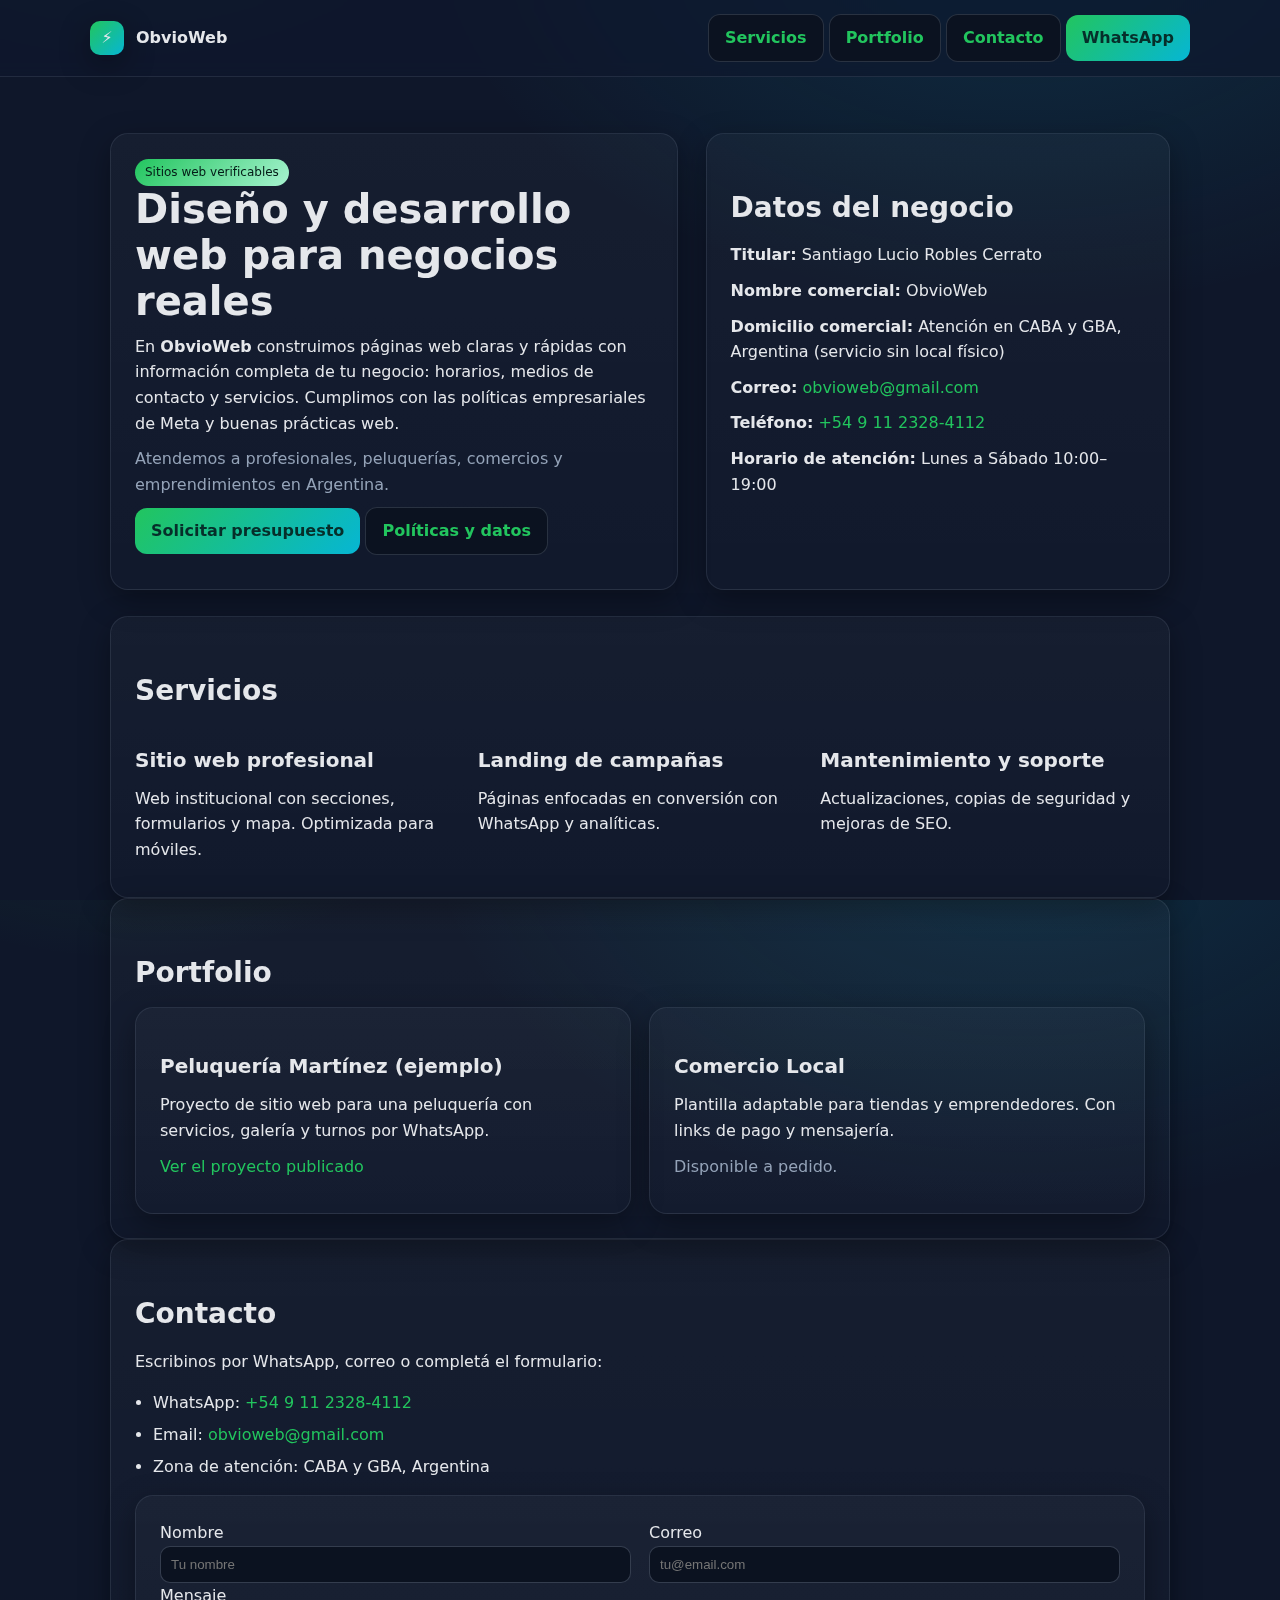
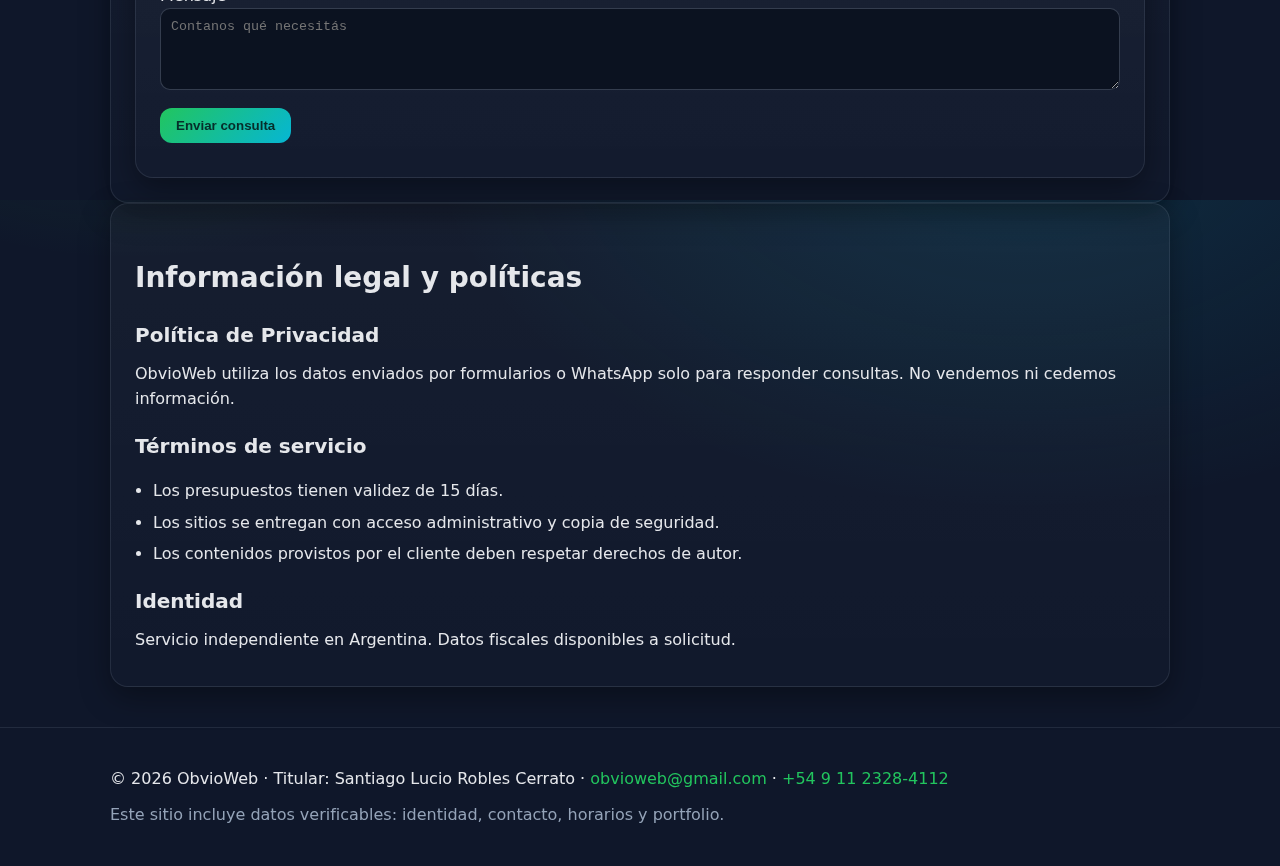
<file: index.html>
<!doctype html>
<html lang="es">
<head>
  <meta charset="utf-8" />
  <meta name="viewport" content="width=device-width, initial-scale=1" />
  <title>ObvioWeb · Diseño y desarrollo web para negocios locales</title>
  <meta name="description" content="ObvioWeb crea sitios web rápidos, accesibles y seguros para pequeños negocios. Solicita un presupuesto o agenda una llamada." />

  <!-- Open Graph / Meta -->
  <meta property="og:title" content="ObvioWeb · Diseño y desarrollo web" />
  <meta property="og:description" content="Sitios web claros para negocios reales. Datos de contacto, horarios y portfolio verificable." />
  <meta property="og:type" content="website" />
  <meta property="og:url" content="https://luciacorazon.github.io/" />

  <!-- Favicon -->
  <link rel="icon" href="data:image/svg+xml,<svg xmlns='http://www.w3.org/2000/svg' viewBox='0 0 100 100'><text y='0.9em' font-size='90'>🌐</text></svg>">

  <style>
    :root{
      --bg:#0f172a; --card:#111827; --muted:#94a3b8; --text:#e5e7eb;
      --brand:#22c55e; --brand-2:#06b6d4; --danger:#ef4444;
      --radius:18px; --shadow:0 10px 30px rgba(0,0,0,.35); --max:1100px;
    }
    *{box-sizing:border-box} html,body{height:100%}
    body{
      margin:0; font:16px/1.6 system-ui,-apple-system,Segoe UI,Roboto,Ubuntu,Inter,Arial,sans-serif;
      color:var(--text);
      background: radial-gradient(1200px 800px at 80% -10%, rgba(6,182,212,.15), transparent 50%),
                  radial-gradient(900px 600px at 10% -20%, rgba(34,197,94,.12), transparent 40%),
                  var(--bg);
    }
    a{color:var(--brand); text-decoration:none} a:hover{text-decoration:underline}
    header{position:sticky;top:0;backdrop-filter:saturate(140%) blur(6px);
      background:rgba(15,23,42,.7);border-bottom:1px solid rgba(148,163,184,.15);z-index:10}
    .wrap{max-width:var(--max);margin:0 auto;padding:0 20px}
    .nav{display:flex;align-items:center;justify-content:space-between;padding:14px 0}
    .brand{display:flex;align-items:center;gap:12px;font-weight:700}
    .brand .logo{width:34px;height:34px;display:grid;place-items:center;
      background:linear-gradient(135deg,var(--brand),var(--brand-2));border-radius:10px;box-shadow:var(--shadow)}
    .btn{display:inline-block;padding:10px 16px;border-radius:12px;font-weight:600;
      border:1px solid rgba(148,163,184,.22);background:#0b1220}
    .btn.primary{background:linear-gradient(135deg,var(--brand),var(--brand-2));color:#062e2a;border:none}
    .btn:hover{filter:brightness(1.05)}
    .hero{display:grid;grid-template-columns: 1.1fr .9fr;gap:28px;padding:56px 0 26px}
    .card{background:linear-gradient(180deg, rgba(255,255,255,.03), rgba(255,255,255,.01));
      border:1px solid rgba(148,163,184,.15);border-radius:var(--radius);box-shadow:var(--shadow)}
    .p24{padding:24px}
    h1{font-size:40px;line-height:1.15;margin:0 0 10px} h2{font-size:28px;margin:28px 0 12px}
    h3{font-size:20px;margin:18px 0 10px} p{margin:10px 0}
    .grid-3{display:grid;grid-template-columns: repeat(3, 1fr);gap:18px}
    .grid-2{display:grid;grid-template-columns: repeat(2, 1fr);gap:18px}
    .badge{display:inline-flex;align-items:center;gap:6px;padding:4px 10px;border-radius:999px;
      font-size:12px;color:#041c17;background:linear-gradient(135deg,var(--brand),#a7f3d0)}
    .muted{color:var(--muted)} .list{padding-left:18px} .list li{margin:6px 0}
    footer{margin-top:40px;padding:28px 0;border-top:1px solid rgba(148,163,184,.15)}
    @media (max-width: 900px){.hero{grid-template-columns: 1fr}.grid-3{grid-template-columns: 1fr}.grid-2{grid-template-columns: 1fr}}
  </style>
</head>
<body>
  <header>
    <div class="wrap nav">
      <div class="brand"><div class="logo">⚡</div><span>ObvioWeb</span></div>
      <nav aria-label="Principal">
        <a class="btn" href="#servicios">Servicios</a>
        <a class="btn" href="#portfolio">Portfolio</a>
        <a class="btn" href="#contacto">Contacto</a>
        <a class="btn primary" href="https://wa.me/5491123284112?text=Hola%20quiero%20informacion" target="_blank" rel="noopener">WhatsApp</a>
      </nav>
    </div>
  </header>
  <main class="wrap">
    <section class="hero">
      <div class="card p24">
        <span class="badge">Sitios web verificables</span>
        <h1>Diseño y desarrollo web para negocios reales</h1>
        <p>En <strong>ObvioWeb</strong> construimos páginas web claras y rápidas con información completa de tu negocio: horarios, medios de contacto y servicios. Cumplimos con las políticas empresariales de Meta y buenas prácticas web.</p>
        <p class="muted">Atendemos a profesionales, peluquerías, comercios y emprendimientos en Argentina.</p>
        <p><a class="btn primary" href="#contacto">Solicitar presupuesto</a>
           <a class="btn" href="#legal">Políticas y datos</a></p>
      </div>
      <aside class="card p24">
        <h2>Datos del negocio</h2>
        <p><strong>Titular:</strong> Santiago Lucio Robles Cerrato</p>
        <p><strong>Nombre comercial:</strong> ObvioWeb</p>
        <p><strong>Domicilio comercial:</strong> Atención en CABA y GBA, Argentina (servicio sin local físico)</p>
        <p><strong>Correo:</strong> <a href="mailto:obvioweb@gmail.com">obvioweb@gmail.com</a></p>
        <p><strong>Teléfono:</strong> <a href="tel:+5491123284112">+54 9 11 2328-4112</a></p>
        <p><strong>Horario de atención:</strong> Lunes a Sábado 10:00–19:00</p>
      </aside>
    </section>

    <section id="servicios" class="card p24">
      <h2>Servicios</h2>
      <div class="grid-3">
        <div><h3>Sitio web profesional</h3><p>Web institucional con secciones, formularios y mapa. Optimizada para móviles.</p></div>
        <div><h3>Landing de campañas</h3><p>Páginas enfocadas en conversión con WhatsApp y analíticas.</p></div>
        <div><h3>Mantenimiento y soporte</h3><p>Actualizaciones, copias de seguridad y mejoras de SEO.</p></div>
      </div>
    </section>

    <section id="portfolio" class="card p24">
      <h2>Portfolio</h2>
      <div class="grid-2">
        <article class="card p24">
          <h3>Peluquería Martínez (ejemplo)</h3>
          <p>Proyecto de sitio web para una peluquería con servicios, galería y turnos por WhatsApp.</p>
          <p><a href="https://luciacorazon.github.io/indexpel.html" target="_blank" rel="noopener">Ver el proyecto publicado</a></p>
        </article>
        <article class="card p24">
          <h3>Comercio Local</h3>
          <p>Plantilla adaptable para tiendas y emprendedores. Con links de pago y mensajería.</p>
          <p class="muted">Disponible a pedido.</p>
        </article>
      </div>
    </section>

    <section id="contacto" class="card p24">
      <h2>Contacto</h2>
      <p>Escribinos por WhatsApp, correo o completá el formulario:</p>
      <ul class="list">
        <li>WhatsApp: <a href="https://wa.me/5491123284112" target="_blank" rel="noopener">+54 9 11 2328-4112</a></li>
        <li>Email: <a href="mailto:obvioweb@gmail.com">obvioweb@gmail.com</a></li>
        <li>Zona de atención: CABA y GBA, Argentina</li>
      </ul>
      <form action="https://formspree.io/f/moqprkzz" method="POST" class="card p24">
        <div class="grid-2">
          <label>Nombre<br><input name="nombre" required placeholder="Tu nombre" style="width:100%;padding:10px;border-radius:10px;border:1px solid rgba(148,163,184,.3);background:#0b1220;color:#e5e7eb"></label>
          <label>Correo<br><input name="email" type="email" required placeholder="tu@email.com" style="width:100%;padding:10px;border-radius:10px;border:1px solid rgba(148,163,184,.3);background:#0b1220;color:#e5e7eb"></label>
        </div>
        <label>Mensaje<br><textarea name="mensaje" required rows="4" placeholder="Contanos qué necesitás" style="width:100%;padding:10px;border-radius:10px;border:1px solid rgba(148,163,184,.3);background:#0b1220;color:#e5e7eb"></textarea></label>
        <p><button class="btn primary" type="submit">Enviar consulta</button></p>
      </form>
    </section>

    <section id="legal" class="card p24">
      <h2>Información legal y políticas</h2>
      <h3>Política de Privacidad</h3>
      <p>ObvioWeb utiliza los datos enviados por formularios o WhatsApp solo para responder consultas. No vendemos ni cedemos información.</p>
      <h3>Términos de servicio</h3>
      <ul class="list">
        <li>Los presupuestos tienen validez de 15 días.</li>
        <li>Los sitios se entregan con acceso administrativo y copia de seguridad.</li>
        <li>Los contenidos provistos por el cliente deben respetar derechos de autor.</li>
      </ul>
      <h3>Identidad</h3>
      <p>Servicio independiente en Argentina. Datos fiscales disponibles a solicitud.</p>
    </section>
  </main>

  <footer>
    <div class="wrap">
      <p>© <span id="y"></span> ObvioWeb · Titular: Santiago Lucio Robles Cerrato · <a href="mailto:obvioweb@gmail.com">obvioweb@gmail.com</a> · <a href="tel:+5491123284112">+54 9 11 2328-4112</a></p>
      <p class="muted">Este sitio incluye datos verificables: identidad, contacto, horarios y portfolio.</p>
    </div>
  </footer>

  <!-- Datos estructurados -->
  <script type="application/ld+json">
  {
    "@context": "https://schema.org",
    "@type": "ProfessionalService",
    "name": "ObvioWeb",
    "url": "https://luciacorazon.github.io/",
    "email": "obvioweb@gmail.com",
    "telephone": "+54 9 11 2328-4112",
    "address": {
      "@type": "PostalAddress",
      "addressLocality": "CABA y GBA",
      "addressCountry": "AR"
    },
    "areaServed": "AR",
    "openingHours": "Mo-Sa 10:00-19:00"
  }
  </script>
  <script>document.getElementById('y').textContent = new Date().getFullYear()</script>
</body>
</html>
</file>
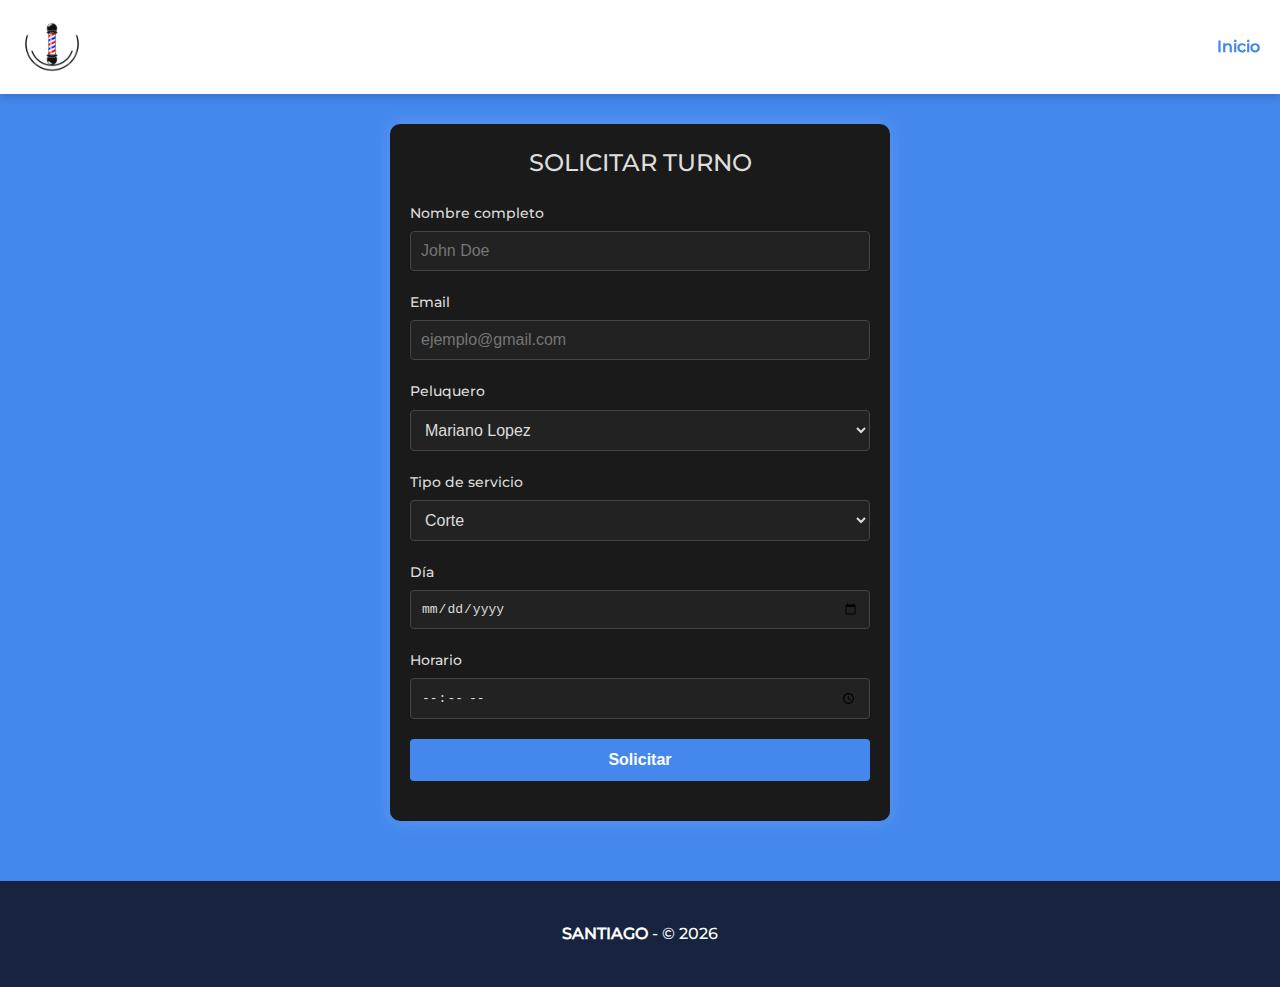
<file: appointment.html>
<!DOCTYPE html>
<html lang="es">
<head>
  <meta charset="UTF-8" />
  <meta name="viewport" content="width=device-width, initial-scale=1.0"/>
  <link rel="stylesheet" href="styles-appointment.css" />
  <link rel="stylesheet" href="fonts.css" />
  <title>Solicitar Turno</title>
</head>
<body>
  <header class="header">
    <img class="header__logo" src="logo.png" alt="Logo" />
    <input type="checkbox" class="header__checkbox" id="open-menu" />
    <label for="open-menu" class="header__open-nav-button">☰</label>
    <nav class="header__nav">
      <ul class="header__nav-list">
        <li class="header__nav-item"><a href="index.html">Inicio</a></li>
      </ul>
    </nav>
  </header>

  <form class="form">
    <h2>Solicitar turno</h2>

    <div class="form-input">
      <label for="name">Nombre completo</label>
      <input type="text" id="name" name="name" placeholder="John Doe" required />
    </div>

    <div class="form-input">
      <label for="email">Email</label>
      <input type="email" id="email" name="email" placeholder="ejemplo@gmail.com" required />
    </div>

    <div class="form-input">
      <label for="stylist">Peluquero</label>
      <select id="stylist" name="stylist">
        <option value="mariano">Mariano Lopez</option>
        <option value="emilia">Emilia Rodriguez</option>
      </select>
    </div>

    <div class="form-input">
      <label for="service">Tipo de servicio</label>
      <select id="service" name="service">
        <option value="corte">Corte</option>
        <option value="lavado">Lavado</option>
        <option value="tintura">Tintura</option>
      </select>
    </div>

    <div class="form-input">
      <label for="date">Día</label>
      <input type="date" id="date" name="date" required />
    </div>

    <div class="form-input">
      <label for="time">Horario</label>
      <input type="time" id="time" name="time" required />
    </div>

    <div class="form-input">
      <button type="submit" class="button">Solicitar</button>
    </div>
  </form>

  <footer>
    <strong>SANTIAGO</strong> - © 2026
  </footer>
</body>
</html>
</file>
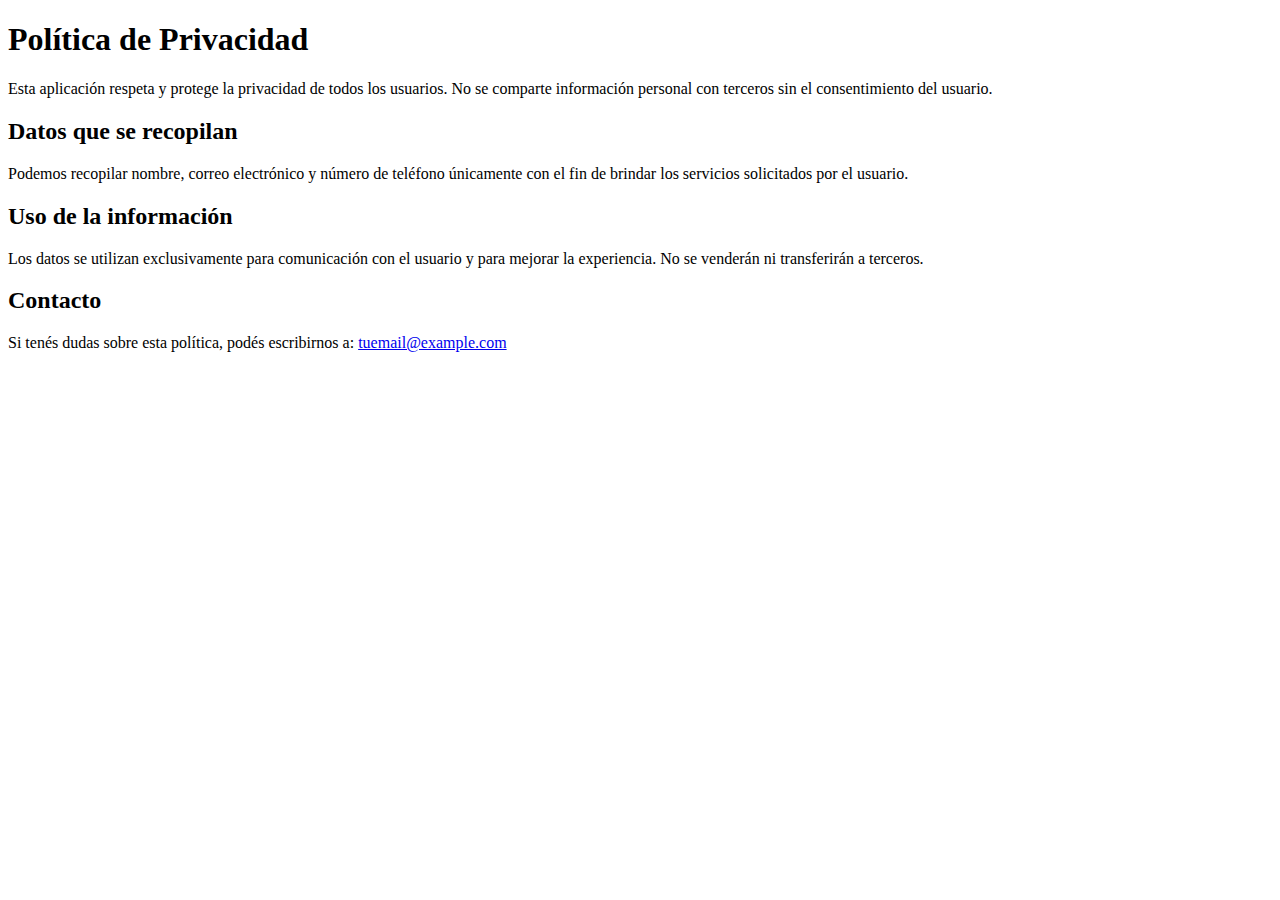
<file: privacidad.html>
<!DOCTYPE html>
<html lang="es">
<head>
  <meta charset="UTF-8">
  <title>Política de Privacidad</title>
</head>
<body>
  <h1>Política de Privacidad</h1>
  <p>Esta aplicación respeta y protege la privacidad de todos los usuarios. 
     No se comparte información personal con terceros sin el consentimiento del usuario.</p>

  <h2>Datos que se recopilan</h2>
  <p>Podemos recopilar nombre, correo electrónico y número de teléfono únicamente con el fin de 
     brindar los servicios solicitados por el usuario.</p>

  <h2>Uso de la información</h2>
  <p>Los datos se utilizan exclusivamente para comunicación con el usuario y para mejorar la experiencia. 
     No se venderán ni transferirán a terceros.</p>

  <h2>Contacto</h2>
  <p>Si tenés dudas sobre esta política, podés escribirnos a: 
     <a href="mailto:tuemail@example.com">tuemail@example.com</a></p>
</body>
</html>
</file>
<file: styles-appointment.css>
* {
    box-sizing: border-box;
    margin: 0;
    padding: 0;
    scroll-behavior: smooth;
}

body {
    font-family: 'Montserrat', sans-serif;
    background-color: #48e;
    color: #ddd;
    line-height: 1.6;
}

/* HEADER */
.header {
    background-color: #fff;
    color: #48e;
    display: flex;
    justify-content: space-between;
    align-items: center;
    padding: 15px 20px;
    position: sticky;
    top: 0;
    z-index: 1000;
    box-shadow: 0 2px 10px #0003;
}

.header__logo {
    width: 64px;
}

.header__open-nav-button {
    font-size: 2.5rem;
    cursor: pointer;
    display: block;
    user-select: none;
    color: #48e;
    font-weight: 600;

}

.header__checkbox {
    display: none;
}

.header__nav {
    display: none;
    position: absolute;
    top: 100%;
    left: 0;
    width: 100%;
    background-color: #fff;
    z-index: 999;
    flex-direction: column;
    align-items: center;
}

.header__nav-list {
    display: flex;
    flex-direction: column;
    padding: 20px;
    gap: 10px;
}

.header__nav-item {
    list-style: none;
}

.header__nav-item a {
    color: #48e;
    text-decoration: none;
    font-weight: bold;
    transition: 0.3s;
}

.header__nav-item a:hover {
    text-decoration: underline;
}

.header__checkbox:checked ~ .header__nav {
    display: flex;
}

/* Desktop Nav */
@media screen and (min-width: 768px) {
    .header__open-nav-button {
        display: none;
    }

    .header__nav {
        display: flex !important;
        position: static;
        flex-direction: row;
        background: none;
        justify-content: flex-end;
    }

    .header__nav-list {
        flex-direction: row;
        gap: 20px;
        padding: 0;
    }
}

/* FORM */
h2 {
    text-align: center;
    margin-bottom: 20px;
    font-size: 1.5em;
    text-transform: uppercase;
    font-weight: 300;
}

.form{
    background-color: #1a1a1a;
    color: #ddd;
    border-radius: 10px;
    max-width: 500px;
    box-shadow: 0 0 20px #fff2;
    padding: 20px;
    margin: 30px auto;

}

.form-input {
    margin-bottom: 20px;
    width: 100%;
}

label {
    display: block;
    font-size: 0.9em;
    margin-bottom: 6px;
}

input,
select {
    width: 100%;
    padding: 10px;
    border: 1px solid #444;
    background-color: #222;
    color: #ddd;
    border-radius: 4px;
    font-size: 1em;
}

option {
    background-color: #111;
}

/* BUTTON */
.button {
    padding: 12px 20px;
    border: none;
    background-color: #48e;
    color: #fff;
    font-weight: bold;
    font-size: 1em;
    border-radius: 4px;
    cursor: pointer;
    width: 100%;
    transition: background 0.3s;
}

.button:hover {
    background-color: #339;
}

/* FOOTER */
footer {
    padding: 40px 20px;
    background-color: #18233f;
    color: #fff;
    text-align: center;
    font-size: 1rem;
    margin-top: 60px;
}
</file>
<file: fonts.css>
@font-face {
    font-family: "Montserrat";
    src: url(fonts/Montserrat-Medium.ttf) format("truetype");
}
</file>
